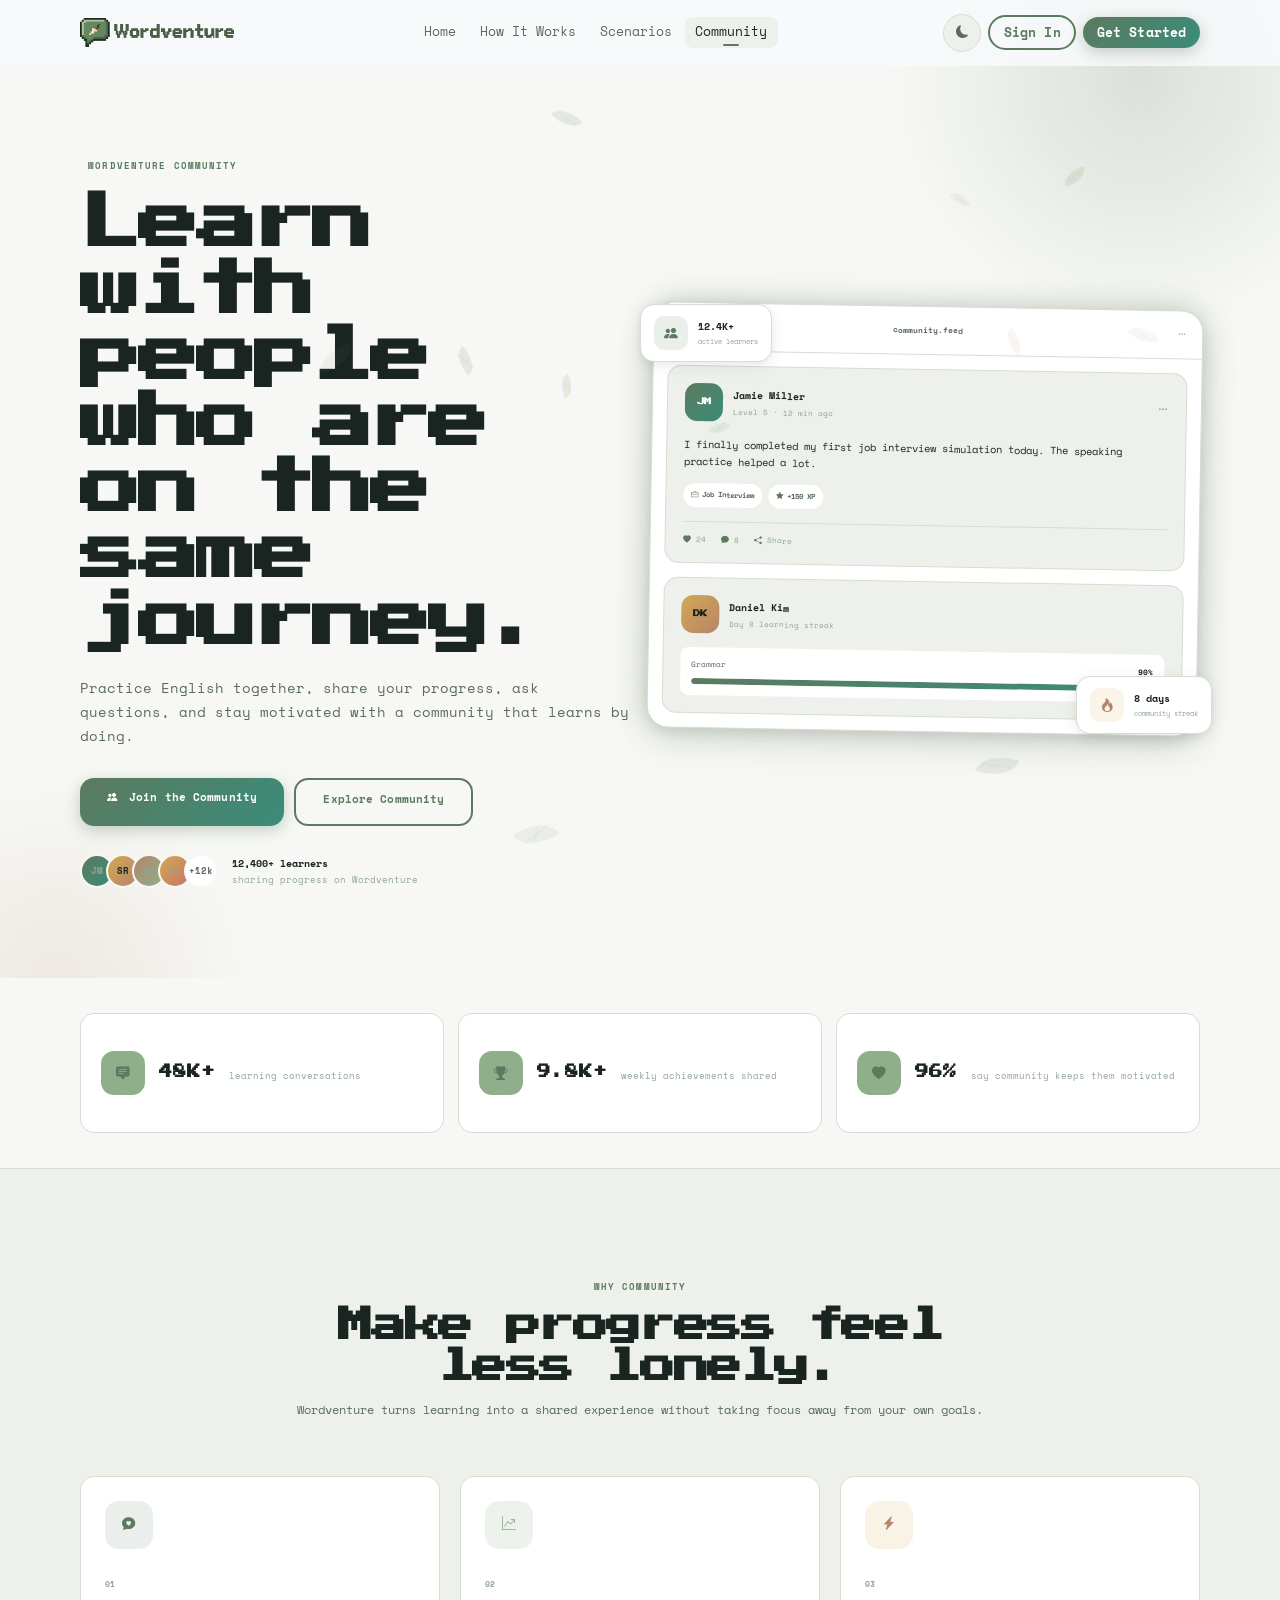
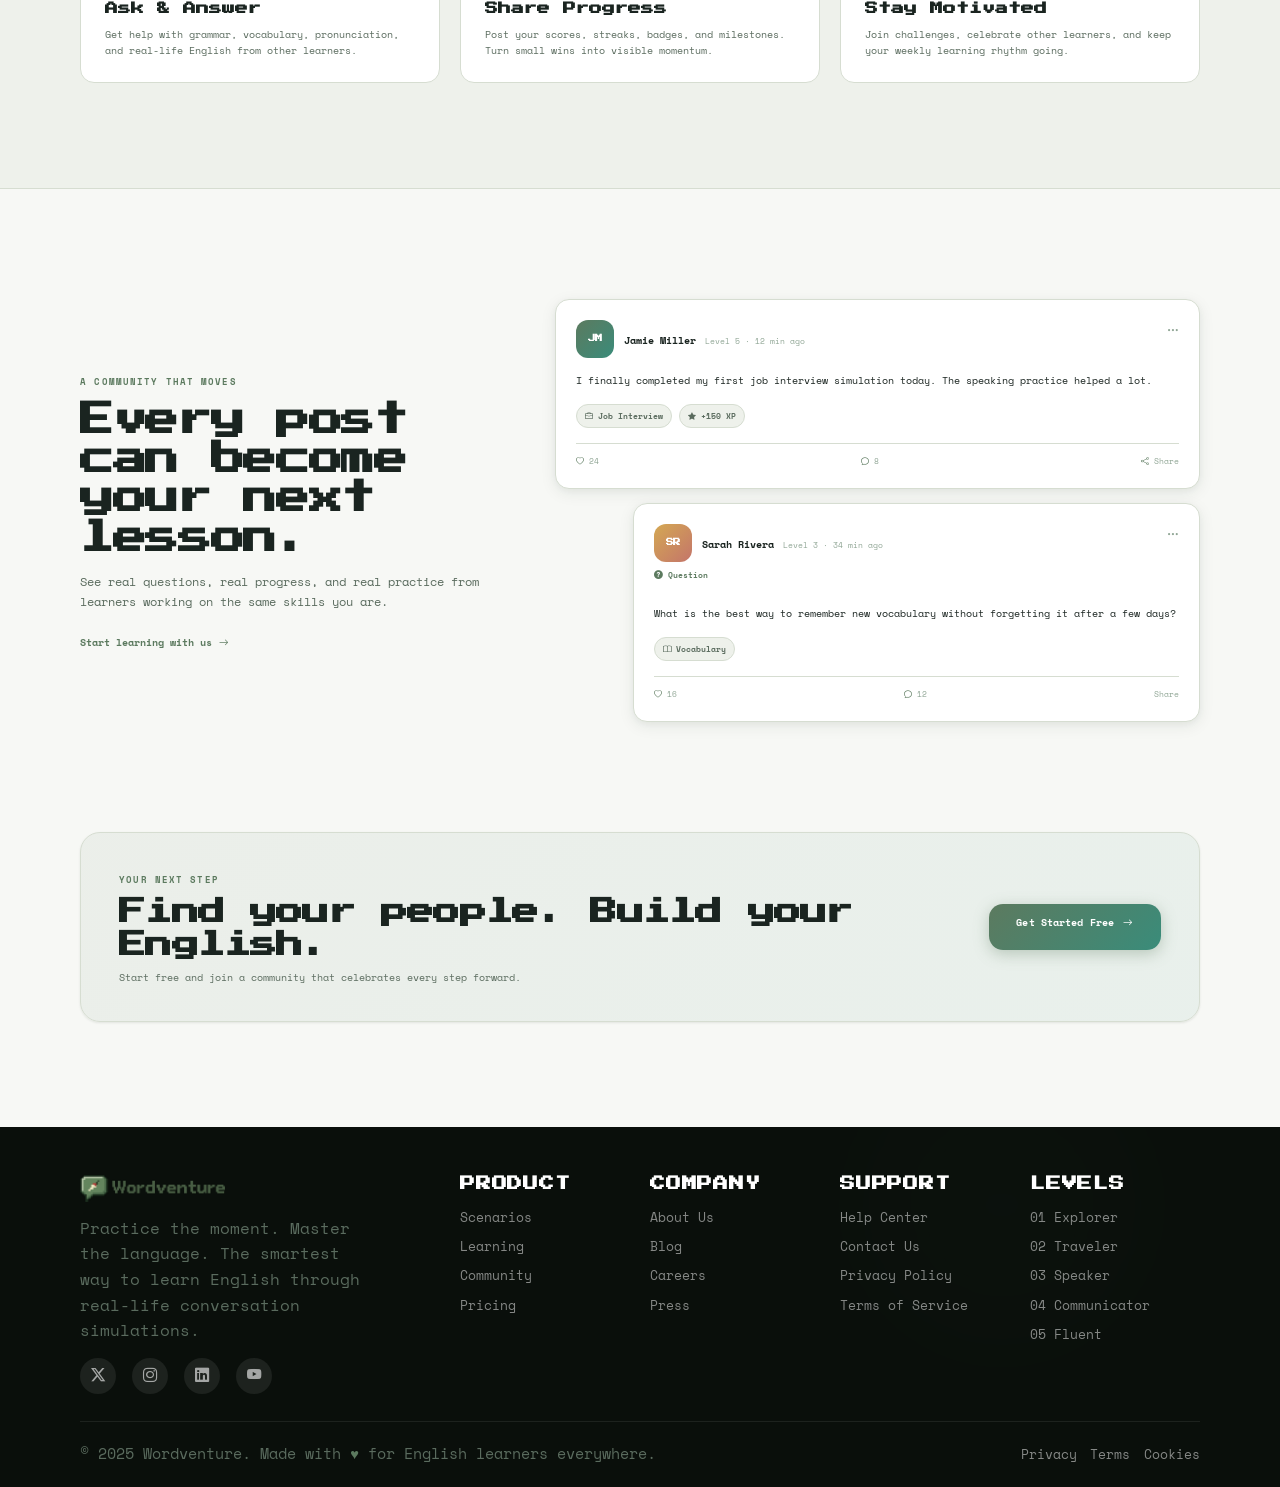
<file: community-landing.html>
<!DOCTYPE html>
<html lang="en" data-theme="light">
<head>
    <meta charset="UTF-8" />
    <meta name="viewport" content="width=device-width, initial-scale=1.0" />
    <meta name="description" content="Join the Wordventure community. Practice English, share progress, and learn with people who are on the same journey." />
    <title>Community | Wordventure</title>
  <link rel="icon" type="image/png" href="assets/wordventure_logo.png">

    <link rel="preconnect" href="https://fonts.googleapis.com" />
    <link rel="preconnect" href="https://fonts.gstatic.com" crossorigin />
    <link href="https://fonts.googleapis.com/css2?family=Press+Start+2P&family=Space+Mono:ital,wght@0,400;0,700;1,400;1,700&display=swap" rel="stylesheet" />

    <link href="https://cdn.jsdelivr.net/npm/bootstrap@5.3.3/dist/css/bootstrap.min.css" rel="stylesheet" />
    <link href="https://cdn.jsdelivr.net/npm/bootstrap-icons@1.11.3/font/bootstrap-icons.css" rel="stylesheet" />

    <link rel="stylesheet" href="css/global.css" />
    <link rel="stylesheet" href="css/community-landing.css" />

    <style id="Wordventure-typography-consistency">
        body,
        body * {
            font-family: var(--font-body);
        }

        h1,
        h2,
        h3,
        h4,
        h5,
        h6,
        .navbar-brand,
        .brand,
        .logo,
        .display-font {
            font-family: var(--font-heading);
        }
    </style>
</head>
<body class="community-landing-page">

    <nav id="mainNav" class="navbar navbar-expand-lg fixed-top">
        <div class="container">
            <a class="navbar-brand" href="index.html">
                <img class="wv-wordmark" src="assets/wordventure.png" alt="Wordventure">
            </a>

            <div class="d-flex align-items-center gap-2 d-lg-none">
                <button
                    class="btn-theme"
                    data-theme-toggle
                    data-theme-icon
                    type="button"
                    aria-label="Toggle theme"
                >
                    <i class="bi bi-moon-fill"></i>
                </button>

                <button
                    class="navbar-toggler"
                    type="button"
                    data-bs-toggle="offcanvas"
                    data-bs-target="#mobileNav"
                    aria-controls="mobileNav"
                    aria-label="Open menu"
                >
                    <i class="bi bi-list" style="font-size:1.69rem;"></i>
                </button>
            </div>

            <div class="collapse navbar-collapse">
                <ul class="navbar-nav mx-auto gap-1">
                    <li class="nav-item">
                        <a class="nav-link" href="index.html">Home</a>
                    </li>
                    <li class="nav-item">
                        <a class="nav-link" href="index.html#how-it-works">How It Works</a>
                    </li>
                    <li class="nav-item">
                        <a class="nav-link" href="index.html#scenarios">Scenarios</a>
                    </li>
                    <li class="nav-item">
                        <a class="nav-link active" href="community-landing.html">Community</a>
                    </li>
                </ul>

                <div class="d-flex align-items-center gap-2">
                    <button
                        class="btn-theme"
                        data-theme-toggle
                        data-theme-icon
                        type="button"
                        aria-label="Toggle theme"
                    >
                        <i class="bi bi-moon-fill"></i>
                    </button>
                    <a href="signin.html" class="btn btn-outline-primary btn-sm px-3">Sign In</a>
                    <a href="signup.html" class="btn btn-primary btn-sm px-3">Get Started</a>
                </div>
            </div>
        </div>
    </nav>

    <div class="offcanvas offcanvas-start" tabindex="-1" id="mobileNav">
        <div class="offcanvas-header">
            <a class="navbar-brand" href="index.html">
                <img class="wv-wordmark" src="assets/wordventure.png" alt="Wordventure">
            </a>
            <button type="button" class="btn-close" data-bs-dismiss="offcanvas" aria-label="Close"></button>
        </div>

        <div class="offcanvas-body d-flex flex-column">
            <ul class="navbar-nav flex-column mb-auto">
                <li>
                    <a class="nav-link" href="index.html">
                        <i class="bi bi-house me-2"></i>Home
                    </a>
                </li>
                <li>
                    <a class="nav-link" href="index.html#how-it-works" data-bs-dismiss="offcanvas">
                        <i class="bi bi-play-circle me-2"></i>How It Works
                    </a>
                </li>
                <li>
                    <a class="nav-link" href="index.html#scenarios" data-bs-dismiss="offcanvas">
                        <i class="bi bi-grid me-2"></i>Scenarios
                    </a>
                </li>
                <li>
                    <a class="nav-link active" href="community-landing.html">
                        <i class="bi bi-people me-2"></i>Community
                    </a>
                </li>
            </ul>

            <div class="d-grid gap-2 mt-3 pb-2">
                <a href="signin.html" class="btn btn-outline-primary">Sign In</a>
                <a href="signup.html" class="btn btn-primary">Get Started — Free</a>
            </div>
        </div>
    </div>

    <main>
        <section class="community-hero">
            <div class="community-orb community-orb-primary"></div>
            <div class="community-orb community-orb-secondary"></div>

            <div class="container position-relative">
                <div class="row align-items-center gy-5">
                    <div class="col-lg-6">
                        <div class="community-eyebrow">
                            <span class="pulse-dot"></span>
                            WORDVENTURE COMMUNITY
                        </div>

                        <h1 class="community-hero-title">
                            Learn with people who are on the same journey.
                        </h1>

                        <p class="community-hero-subtitle">
                            Practice English together, share your progress, ask questions, and stay motivated with a community that learns by doing.
                        </p>

                        <div class="community-hero-actions">
                            <a href="signup.html" class="btn btn-primary btn-lg">
                                <i class="bi bi-people-fill me-1"></i>
                                Join the Community
                            </a>
                            <a href="#community-preview" class="btn btn-outline-primary btn-lg">
                                Explore Community
                            </a>
                        </div>

                        <div class="community-proof">
                            <div class="community-avatars">
                                <span>JM</span>
                                <span>SR</span>
                                <span>DK</span>
                                <span>AT</span>
                                <span>+12k</span>
                            </div>
                            <div>
                                <strong>12,400+ learners</strong>
                                <span>sharing progress on Wordventure</span>
                            </div>
                        </div>
                    </div>

                    <div class="col-lg-6">
                        <div class="community-hero-visual">
                            <div class="community-window">
                                <div class="community-window-top">
                                    <div class="window-dots">
                                        <span></span>
                                        <span></span>
                                        <span></span>
                                    </div>
                                    <span>community.feed</span>
                                    <i class="bi bi-three-dots"></i>
                                </div>

                                <div class="community-post-preview featured-post">
                                    <div class="preview-author">
                                        <div class="preview-avatar avatar-purple">JM</div>
                                        <div>
                                            <strong>Jamie Miller</strong>
                                            <span>Level 5 · 12 min ago</span>
                                        </div>
                                        <i class="bi bi-three-dots"></i>
                                    </div>
                                    <p>
                                        I finally completed my first job interview simulation today. The speaking practice helped a lot.
                                    </p>
                                    <div class="preview-tags">
                                        <span><i class="bi bi-briefcase"></i> Job Interview</span>
                                        <span><i class="bi bi-star-fill"></i> +150 XP</span>
                                    </div>
                                    <div class="preview-actions">
                                        <span><i class="bi bi-heart-fill"></i> 24</span>
                                        <span><i class="bi bi-chat-fill"></i> 8</span>
                                        <span><i class="bi bi-share-fill"></i> Share</span>
                                    </div>
                                </div>

                                <div class="community-post-preview compact-post">
                                    <div class="preview-author">
                                        <div class="preview-avatar avatar-green">DK</div>
                                        <div>
                                            <strong>Daniel Kim</strong>
                                            <span>Day 8 learning streak</span>
                                        </div>
                                    </div>
                                    <div class="mini-progress">
                                        <div>
                                            <span>Grammar</span>
                                            <strong>90%</strong>
                                        </div>
                                        <div class="mini-progress-track">
                                            <span></span>
                                        </div>
                                    </div>
                                </div>
                            </div>

                            <div class="community-float-card float-learners">
                                <div class="float-icon">
                                    <i class="bi bi-people-fill"></i>
                                </div>
                                <div>
                                    <strong>12.4K+</strong>
                                    <span>active learners</span>
                                </div>
                            </div>

                            <div class="community-float-card float-streak">
                                <div class="float-icon warm">
                                    <i class="bi bi-fire"></i>
                                </div>
                                <div>
                                    <strong>8 days</strong>
                                    <span>community streak</span>
                                </div>
                            </div>
                        </div>
                    </div>
                </div>
            </div>
        </section>

        <section class="community-stats d-flex justify-content-center align-items-center">
            <div class="container">
                <div class="row g-3">
                    <div class="col-md-4">
                        <div class="community-stat-card">
                            <i class="bi bi-chat-square-text-fill"></i>
                            <strong>48K+</strong>
                            <span>learning conversations</span>
                        </div>
                    </div>
                    <div class="col-md-4">
                        <div class="community-stat-card">
                            <i class="bi bi-trophy-fill"></i>
                            <strong>9.8K+</strong>
                            <span>weekly achievements shared</span>
                        </div>
                    </div>
                    <div class="col-md-4">
                        <div class="community-stat-card">
                            <i class="bi bi-heart-fill"></i>
                            <strong>96%</strong>
                            <span>say community keeps them motivated</span>
                        </div>
                    </div>
                </div>
            </div>
        </section>

        <section class="community-features" id="community-preview">
            <div class="container">
                <div class="section-heading text-center">
                    <span class="community-section-label">WHY COMMUNITY</span>
                    <h2>Make progress feel less lonely.</h2>
                    <p>Wordventure turns learning into a shared experience without taking focus away from your own goals.</p>
                </div>

                <div class="row g-4 mt-1">
                    <div class="col-md-4">
                        <article class="community-feature-card">
                            <div class="feature-icon purple">
                                <i class="bi bi-chat-heart-fill"></i>
                            </div>
                            <span>01</span>
                            <h3>Ask & Answer</h3>
                            <p>Get help with grammar, vocabulary, pronunciation, and real-life English from other learners.</p>
                        </article>
                    </div>
                    <div class="col-md-4">
                        <article class="community-feature-card">
                            <div class="feature-icon green">
                                <i class="bi bi-graph-up-arrow"></i>
                            </div>
                            <span>02</span>
                            <h3>Share Progress</h3>
                            <p>Post your scores, streaks, badges, and milestones. Turn small wins into visible momentum.</p>
                        </article>
                    </div>
                    <div class="col-md-4">
                        <article class="community-feature-card">
                            <div class="feature-icon orange">
                                <i class="bi bi-lightning-charge-fill"></i>
                            </div>
                            <span>03</span>
                            <h3>Stay Motivated</h3>
                            <p>Join challenges, celebrate other learners, and keep your weekly learning rhythm going.</p>
                        </article>
                    </div>
                </div>
            </div>
        </section>

        <section class="community-feed-preview">
            <div class="container">
                <div class="row align-items-center gy-5">
                    <div class="col-lg-5">
                        <span class="community-section-label">A COMMUNITY THAT MOVES</span>
                        <h2>Every post can become your next lesson.</h2>
                        <p>
                            See real questions, real progress, and real practice from learners working on the same skills you are.
                        </p>
                        <a href="signup.html" class="community-text-link">
                            Start learning with us
                            <i class="bi bi-arrow-right"></i>
                        </a>
                    </div>

                    <div class="col-lg-7">
                        <div class="community-feed-cards landing-community-preview">
                            <article class="feed-card dashboard-post-preview">
                                <div class="feed-card-top">
                                    <div class="preview-avatar avatar-purple">JM</div>
                                    <div>
                                        <strong>Jamie Miller</strong>
                                        <span>Level 5 · 12 min ago</span>
                                    </div>
                                    <i class="bi bi-three-dots preview-menu"></i>
                                </div>
                                <p>I finally completed my first job interview simulation today. The speaking practice helped a lot.</p>
                                <div class="preview-post-tags">
                                    <span><i class="bi bi-briefcase"></i> Job Interview</span>
                                    <span><i class="bi bi-star-fill"></i> +150 XP</span>
                                </div>
                                <div class="feed-card-footer">
                                    <span><i class="bi bi-heart"></i> 24</span>
                                    <span><i class="bi bi-chat"></i> 8</span>
                                    <span><i class="bi bi-share"></i> Share</span>
                                </div>
                            </article>

                            <article class="feed-card dashboard-post-preview offset-card">
                                <div class="feed-card-top">
                                    <div class="preview-avatar avatar-orange">SR</div>
                                    <div>
                                        <strong>Sarah Rivera</strong>
                                        <span>Level 3 · 34 min ago</span>
                                    </div>
                                    <i class="bi bi-three-dots preview-menu"></i>
                                </div>
                                <div class="preview-question-label">
                                    <i class="bi bi-question-circle-fill"></i>
                                    Question
                                </div>
                                <p>What is the best way to remember new vocabulary without forgetting it after a few days?</p>
                                <div class="preview-post-tags">
                                    <span><i class="bi bi-book"></i> Vocabulary</span>
                                </div>
                                <div class="feed-card-footer">
                                    <span><i class="bi bi-heart"></i> 16</span>
                                    <span><i class="bi bi-chat"></i> 12</span>
                                    <span>Share</span>
                                </div>
                            </article>
                        </div>
                    </div>
                </div>
            </div>
        </section>

        <section class="community-cta">
            <div class="container">
                <div class="community-cta-card">
                    <div>
                        <span class="community-section-label">YOUR NEXT STEP</span>
                        <h2>Find your people. Build your English.</h2>
                        <p>Start free and join a community that celebrates every step forward.</p>
                    </div>
                    <a href="signup.html" class="btn btn-primary btn-lg">
                        Get Started Free
                        <i class="bi bi-arrow-right ms-1"></i>
                    </a>
                </div>
            </div>
        </section>
    </main>

    <footer class="ls-footer">
    <!-- Orb -->
    <div class="ls-orb ls-orb-primary" style="width:300px;height:300px;top:-20%;right:10%;opacity:0.15;"></div>

    <div class="container position-relative">
        <div class="row g-4 mb-4">

        <div class="col-lg-4">
            <div class="footer-brand d-flex align-items-center gap-2 mb-3">
            <img class="wv-wordmark" src="assets/wordventure.png" alt="Wordventure">
            </div>
            <p style="font-size:1.144rem;max-width:280px;">
            Practice the moment. Master the language. The smartest way to learn English through real-life conversation simulations.
            </p>
            <div class="footer-social mt-3">
            <a href="#" aria-label="Twitter"><i class="bi bi-twitter-x"></i></a>
            <a href="#" aria-label="Instagram"><i class="bi bi-instagram"></i></a>
            <a href="#" aria-label="LinkedIn"><i class="bi bi-linkedin"></i></a>
            <a href="#" aria-label="YouTube"><i class="bi bi-youtube"></i></a>
            </div>
        </div>

        <div class="col-6 col-lg-2">
            <h6 class="mb-3" style="font-size:1.105rem;letter-spacing:0.05em;text-transform:uppercase;">Product</h6>
            <a href="#scenarios">Scenarios</a>
            <a href="learning.html">Learning</a>
            <a href="community.html">Community</a>
            <a href="#">Pricing</a>
        </div>

        <div class="col-6 col-lg-2">
            <h6 class="mb-3" style="font-size:1.105rem;letter-spacing:0.05em;text-transform:uppercase;">Company</h6>
            <a href="#">About Us</a>
            <a href="#">Blog</a>
            <a href="#">Careers</a>
            <a href="#">Press</a>
        </div>

        <div class="col-6 col-lg-2">
            <h6 class="mb-3" style="font-size:1.105rem;letter-spacing:0.05em;text-transform:uppercase;">Support</h6>
            <a href="#">Help Center</a>
            <a href="#">Contact Us</a>
            <a href="#">Privacy Policy</a>
            <a href="#">Terms of Service</a>
        </div>

        <div class="col-6 col-lg-2">
            <h6 class="mb-3" style="font-size:1.105rem;letter-spacing:0.05em;text-transform:uppercase;">Levels</h6>
            <a href="#">01 Explorer</a>
            <a href="#">02 Traveler</a>
            <a href="#">03 Speaker</a>
            <a href="#">04 Communicator</a>
            <a href="#">05 Fluent</a>
        </div>

        </div>

        <div class="footer-divider"></div>

        <div class="d-flex flex-wrap justify-content-between align-items-center gap-2">
        <p style="font-size:1.066rem;margin:0;">
            © 2025 Wordventure. Made with <span style="color:var(--primary);">♥</span> for English learners everywhere.
        </p>
        <div class="d-flex align-items-center gap-3" style="font-size:1.066rem;">
            <a href="#" style="display:inline;margin:0;">Privacy</a>
            <a href="#" style="display:inline;margin:0;">Terms</a>
            <a href="#" style="display:inline;margin:0;">Cookies</a>
        </div>
        </div>
    </div>
    </footer>

    <script src="https://cdn.jsdelivr.net/npm/bootstrap@5.3.3/dist/js/bootstrap.bundle.min.js"></script>
    <script src="js/main.js"></script>
</body>
</html>
</file>
<file: css/global.css>
/* ============================================================
 Wordventure — global.css
 Base variables, resets, typography, utilities, dark mode
 ============================================================ */
/* ── Google Fonts are loaded in HTML ── */
/* ── CSS Custom Properties ── */
:root {
    /* ── Brand Colors ── */
    --primary: #5C7A5F;
    /* sage green core */
    --primary-light: #8FAF8A;
    /* sage mist */
    --primary-dark: #3D5440;
    /* deep forest */
    --secondary: #B5856A;
    /* dusty terracotta — earthy warm contrast */
    --accent: #D4A853;
    /* harvest gold */
    --accent-warm: #C4756A;
    /* clay rose */
    /* ── Semantic Colors ── */
    --success: var(--primary-light);
    --info: var(--secondary);
    --warning: var(--accent);
    --danger: var(--accent-warm);
    /* Semantic surface aliases used by interactive pages */
    --surface: var(--bg-card);
    --surface-muted: var(--bg-subtle);
    --border-color: var(--bg-border);
    --success-light: color-mix(in srgb, var(--success) 14%, var(--bg-card));
    --danger-light: color-mix(in srgb, var(--danger) 12%, var(--bg-card));
    --orange: var(--accent);
    --green: var(--primary-light);
    --blue: var(--secondary);
    --purple: var(--primary);
    /* ── Backgrounds ── */
    --bg: #F7F8F5;
    /* off-white with green undertone */
    --bg-card: #FFFFFF;
    --bg-subtle: #EEF1EB;
    /* sage wash */
    --bg-border: #D6DDD1;
    /* soft moss border */
    /* ── Text ── */
    --text-primary: #1A2420;
    /* deep forest ink */
    --text-secondary: #5A6B5E;
    /* muted sage */
    --text-muted: #8FA594;
    /* light sage grey */
    --text-inverse: #FFFFFF;
    /* ── Dark Mode Base ── */
    --dark-bg: #0A0F0B;
    /* near-black with green tint */
    --dark-card: #111C13;
    /* deep forest card */
    --dark-card-2: #1A2B1C;
    /* slightly lighter */
    --dark-border: #1E2E20;
    /* ── Gradients ── */
    --grad-primary: linear-gradient(135deg, #5C7A5F 0%, #3A8C7A 100%);
    /* sage → forest teal */
    --grad-hero: linear-gradient(135deg, #3D5440 0%, #5C7A5F 45%, #3A8C7A 100%);
    /* deep forest → sage → teal */
    --grad-accent: linear-gradient(135deg, #D4A853 0%, #B5856A 100%);
    /* gold → terracotta */
    --grad-card: linear-gradient(135deg, rgba(92, 122, 95, 0.08) 0%, rgba(58, 140, 122, 0.08) 100%);
    /* ── Shadows ── */
    --shadow-sm: 0 1px 3px rgba(30, 50, 35, 0.06), 0 1px 2px rgba(30, 50, 35, 0.04);
    --shadow-md: 0 4px 16px rgba(30, 50, 35, 0.08), 0 2px 6px rgba(30, 50, 35, 0.04);
    --shadow-lg: 0 10px 40px rgba(30, 50, 35, 0.12), 0 4px 12px rgba(30, 50, 35, 0.06);
    --shadow-glow: 0 0 30px rgba(92, 122, 95, 0.28);
    /* sage glow */
    --shadow-glow-c: 0 0 30px rgba(58, 140, 122, 0.22);
    /* teal glow */
    /* ── Typography ── */
    --font-heading: "Press Start 2P";
    --font-body: "Space Mono", monospace;
    /* ── Spacing ── */
    --radius-sm: 8px;
    --radius-md: 14px;
    --radius-lg: 20px;
    --radius-xl: 28px;
    --radius-pill: 999px;
    /* ── Transitions ── */
    --ease-smooth: cubic-bezier(0.4, 0, 0.2, 1);
    --ease-bounce: cubic-bezier(0.34, 1.56, 0.64, 1);
    --t-fast: 150ms var(--ease-smooth);
    --t-base: 250ms var(--ease-smooth);
    --t-slow: 400ms var(--ease-smooth);
    /* ── Z-index Scale ── */
    --z-base: 1;
    --z-card: 10;
    --z-sticky: 100;
    --z-modal: 1000;
    --z-toast: 2000;
}
/* ── Dark Mode Variables ── */
[data-theme="dark"] {
    --bg: #0A0F0B;
    --bg-card: #111C13;
    --bg-subtle: #1A2B1C;
    --bg-border: #1E2E20;
    --text-primary: #E8EDE9;
    /* warm off-white with green tint */
    --text-secondary: #8FA594;
    --text-muted: #4E6352;
    --surface: var(--bg-card);
    --surface-muted: var(--bg-subtle);
    --border-color: var(--bg-border);
    --success-light: color-mix(in srgb, var(--success) 18%, var(--bg-card));
    --danger-light: color-mix(in srgb, var(--danger) 16%, var(--bg-card));
    --shadow-sm: 0 1px 3px rgba(0, 0, 0, 0.3);
    --shadow-md: 0 4px 16px rgba(0, 0, 0, 0.4);
    --shadow-lg: 0 10px 40px rgba(0, 0, 0, 0.5);
    --shadow-glow: 0 0 40px rgba(92, 122, 95, 0.38);
}
/* ── Base Reset ── */
*, *::before, *::after {
    box-sizing: border-box;
    margin: 0;
    padding: 0;
}
html {
    scroll-behavior: smooth;
    font-size: 17.7112px;
    -webkit-text-size-adjust: 100%;
}
body {
    font-family: var(--font-body);
    background-color: var(--bg);
    color: var(--text-primary);
    line-height: 1.6;
    transition: background-color var(--t-slow), color var(--t-base);
    overflow-x: hidden;
    min-height: 100vh;
}
/* ── Typography ── */
h1, h2, h3, h4, h5, h6, em {
    font-family: var(--font-heading);
    font-weight: 700;
    line-height: 1.2;
    color: var(--text-primary);
}
h1 {
    font-size: clamp(1.7711rem, 4.16vw, 2.8798rem);
}
h2 {
    font-size: clamp(1.5007rem, 3.328vw, 2.2173rem);
}
h3 {
    font-size: clamp(1.164rem, 2.6vw, 1.663rem);
}
h4 {
    font-size: clamp(0.9978rem, 2.08vw, 1.2195rem);
}
p {
    color: var(--text-secondary);
    line-height: 1.7;
}
a {
    color: var(--primary);
    text-decoration: none;
    transition: color var(--t-fast);
}
a:hover {
    color: var(--primary-light);
}
img {
    max-width: 100%;
    height: auto;
    display: block;
}
/* ── Bootstrap Overrides ── */
.btn {
    font-family: var(--font-body);
    font-weight: 600;
    border-radius: var(--radius-pill);
    transition: all var(--t-base);
    border: none;
    cursor: pointer;
    letter-spacing: 0.01em;
}
.btn-primary {
    background: var(--grad-primary);
    color: #fff;
    box-shadow: 0 4px 15px color-mix(in srgb, var(--primary) 35%, transparent);
}
.btn-primary:hover, .btn-primary:focus {
    background: var(--grad-primary);
    transform: translateY(-2px);
    box-shadow: 0 8px 25px color-mix(in srgb, var(--primary) 45%, transparent);
    color: #fff;
}
.btn-primary:active {
    transform: translateY(0);
}
.btn-outline-primary {
    border: 2px solid var(--primary);
    color: var(--primary);
    background: transparent;
}
.btn-outline-primary:hover {
    background: var(--primary);
    color: #fff;
    transform: translateY(-2px);
}
.btn-secondary-custom {
    background: color-mix(in srgb, var(--secondary) 10%, transparent);
    color: var(--secondary);
    border: 1.5px solid color-mix(in srgb, var(--secondary) 30%, transparent);
}
.btn-secondary-custom:hover {
    background: var(--secondary);
    color: var(--dark-bg);
    transform: translateY(-2px);
}
.btn-lg {
    padding: 0.85rem 2rem;
    font-size: 1.1086rem;
}
.btn-sm {
    padding: 0.45rem 1.1rem;
    font-size: 0.9424rem;
}
/* ── Card Base ── */
.ls-card {
    background: var(--bg-card);
    border-radius: var(--radius-lg);
    border: 1px solid var(--bg-border);
    box-shadow: var(--shadow-sm);
    transition: box-shadow var(--t-base), transform var(--t-base), border-color var(--t-base);
    overflow: hidden;
}
.ls-card:hover {
    box-shadow: var(--shadow-md);
    transform: translateY(-3px);
    border-color: color-mix(in srgb, var(--primary) 20%, transparent);
}
/* ── Glass Effect ── */
.ls-glass {
    background: rgba(255, 255, 255, 0.08);
    backdrop-filter: blur(16px);
    -webkit-backdrop-filter: blur(16px);
    border: 1px solid rgba(255, 255, 255, 0.12);
}
[data-theme="dark"] .ls-glass {
    background: rgba(255, 255, 255, 0.04);
    border-color: rgba(255, 255, 255, 0.08);
}
/* ── Gradient Text ── */
.text-gradient {
    background: var(--grad-primary);
    -webkit-background-clip: text;
    -webkit-text-fill-color: transparent;
    background-clip: text;
}
.text-gradient-accent {
    background: var(--grad-accent);
    -webkit-background-clip: text;
    -webkit-text-fill-color: transparent;
    background-clip: text;
}
/* ── Badge ── */
.ls-badge {
    display: inline-flex;
    align-items: center;
    gap: 0.35rem;
    padding: 0.3rem 0.75rem;
    border-radius: var(--radius-pill);
    font-size: 0.8653rem;
    font-weight: 600;
    letter-spacing: 0.02em;
}
.ls-badge-primary {
    background: color-mix(in srgb, var(--primary) 12%, transparent);
    color: var(--primary);
    border: 1px solid color-mix(in srgb, var(--primary) 20%, transparent);
}
.ls-badge-secondary {
    background: color-mix(in srgb, var(--secondary) 12%, transparent);
    color: var(--secondary);
    border: 1px solid color-mix(in srgb, var(--secondary) 20%, transparent);
}
.ls-badge-accent {
    background: color-mix(in srgb, var(--primary-light) 12%, transparent);
    color: var(--primary-light);
    border: 1px solid color-mix(in srgb, var(--primary-light) 25%, transparent);
}
[data-theme="dark"] .ls-badge-accent {
    color: var(--accent);
}
/* ── Section Spacing ── */
.ls-section {
    padding: clamp(4rem, 8vw, 6rem) 0;
}
/* ── Divider ── */
.ls-divider {
    height: 1px;
    background: linear-gradient(90deg, transparent, var(--bg-border) 30%, var(--bg-border) 70%, transparent);
    border: none;
    margin: 0;
}
/* ── Glow Orbs (decorative) ── */
.ls-orb {
    position: absolute;
    border-radius: 50%;
    filter: blur(80px);
    pointer-events: none;
    z-index: 0;
}
.ls-orb-primary {
    background: color-mix(in srgb, var(--primary) 18%, transparent);
}
.ls-orb-secondary {
    background: color-mix(in srgb, var(--secondary) 14%, transparent);
}
.ls-orb-accent {
    background: color-mix(in srgb, var(--primary-light) 10%, transparent);
}
/* ── Scroll Reveal ── */
.reveal {
    opacity: 0;
    transform: translateY(24px);
    transition: opacity 0.6s var(--ease-smooth), transform 0.6s var(--ease-smooth);
}
.reveal.revealed {
    opacity: 1;
    transform: translateY(0);
}
.reveal-delay-1 {
    transition-delay: 0.1s;
}
.reveal-delay-2 {
    transition-delay: 0.2s;
}
.reveal-delay-3 {
    transition-delay: 0.3s;
}
.reveal-delay-4 {
    transition-delay: 0.4s;
}
/* ── Page Transition ── */
.page-transition {
    animation: pageFadeIn 0.4s var(--ease-smooth);
}
@keyframes pageFadeIn {
    from {
        opacity: 0;
        transform: translateY(8px);
    }
    to {
        opacity: 1;
        transform: translateY(0);
    }
}
/* ── Navbar ── */
#mainNav {
    background: rgba(248, 250, 252, 0.85);
    backdrop-filter: blur(20px);
    -webkit-backdrop-filter: blur(20px);
    border-bottom: 1px solid transparent;
    transition: all var(--t-base);
    padding: 1rem 0;
    z-index: var(--z-sticky);
}
[data-theme="dark"] #mainNav {
    background: rgba(8, 11, 20, 0.85);
}
#mainNav.scrolled {
    padding: 0.6rem 0;
    border-bottom-color: var(--bg-border);
    box-shadow: var(--shadow-sm);
}
.navbar-brand {
    font-family: var(--font-heading);
    font-weight: 700;
    font-size: 1.1086rem;
    color: var(--text-primary) !important;
    letter-spacing: -0.02em;
    display: flex;
    align-items: center;
    gap: 0.4rem;
}
.brand-dot {
    width: 8px;
    height: 8px;
    border-radius: 50%;
    background: var(--grad-primary);
    display: inline-block;
    flex-shrink: 0;
}
.navbar-nav .nav-link {
    font-size: 0.9978rem;
    font-weight: 500;
    color: var(--text-secondary) !important;
    padding: 0.4rem 0.75rem !important;
    border-radius: var(--radius-sm);
    transition: all var(--t-fast);
    position: relative;
}
.navbar-nav .nav-link:hover, .navbar-nav .nav-link.active {
    color: var(--text-primary) !important;
    background: var(--bg-subtle);
}
[data-theme="dark"] .navbar-nav .nav-link:hover, [data-theme="dark"] .navbar-nav .nav-link.active {
    background: var(--bg-subtle);
}
.navbar-nav .nav-link.active::after {
    content: '';
    position: absolute;
    bottom: 2px;
    left: 50%;
    transform: translateX(-50%);
    width: 16px;
    height: 2px;
    background: var(--primary);
    border-radius: 2px;
}
/* Theme toggle button */
.btn-theme {
    width: 38px;
    height: 38px;
    border-radius: 50%;
    display: flex;
    align-items: center;
    justify-content: center;
    background: var(--bg-subtle);
    border: 1px solid var(--bg-border);
    color: var(--text-secondary);
    cursor: pointer;
    transition: all var(--t-fast);
    flex-shrink: 0;
}
.btn-theme:hover {
    background: var(--primary);
    color: #fff;
    border-color: var(--primary);
    transform: rotate(20deg) scale(1.05);
}
/* Hamburger */
.navbar-toggler {
    border: none;
    background: var(--bg-subtle);
    border-radius: var(--radius-sm);
    padding: 0.45rem 0.6rem;
    color: var(--text-primary);
    transition: all var(--t-fast);
}
.navbar-toggler:focus {
    box-shadow: none;
}
.navbar-toggler:hover {
    background: var(--bg-border);
}
/* Offcanvas */
.offcanvas {
    background: var(--bg-card);
    border-right: 1px solid var(--bg-border);
    max-width: 300px;
}
.offcanvas-header {
    border-bottom: 1px solid var(--bg-border);
    padding: 1.2rem 1.5rem;
}
.offcanvas-body .nav-link {
    font-size: 1.1086rem;
    font-weight: 500;
    color: var(--text-primary);
    padding: 0.75rem 0;
    border-bottom: 1px solid var(--bg-border);
    border-radius: 0;
}
.offcanvas-body .nav-link:last-child {
    border-bottom: none;
}
.offcanvas-body .nav-link:hover {
    color: var(--primary);
}
/* ── Toast ── */
.ls-toast-container {
    position: fixed;
    bottom: 1.5rem;
    right: 1.5rem;
    z-index: var(--z-toast);
    display: flex;
    flex-direction: column;
    gap: 0.75rem;
    pointer-events: none;
}
.ls-toast {
    display: flex;
    align-items: center;
    gap: 0.75rem;
    padding: 0.85rem 1.2rem;
    background: var(--bg-card);
    border: 1px solid var(--bg-border);
    border-radius: var(--radius-md);
    box-shadow: var(--shadow-lg);
    min-width: 280px;
    max-width: 360px;
    pointer-events: all;
    animation: toastSlideIn 0.35s var(--ease-bounce);
}
.ls-toast.hiding {
    animation: toastSlideOut 0.3s var(--ease-smooth) forwards;
}
.ls-toast-icon {
    width: 36px;
    height: 36px;
    border-radius: var(--radius-sm);
    display: flex;
    align-items: center;
    justify-content: center;
    font-size: 1.1086rem;
    flex-shrink: 0;
}
.ls-toast-success .ls-toast-icon {
    background: color-mix(in srgb, var(--primary-light) 15%, transparent);
    color: var(--primary-light);
}
.ls-toast-info .ls-toast-icon {
    background: color-mix(in srgb, var(--primary) 12%, transparent);
    color: var(--primary);
}
.ls-toast-warning .ls-toast-icon {
    background: color-mix(in srgb, var(--accent) 12%, transparent);
    color: var(--accent-warm);
}
.ls-toast-content {
    flex: 1;
}
.ls-toast-title {
    font-family: var(--font-heading);
    font-size: 0.9762rem;
    font-weight: 600;
    color: var(--text-primary);
}
.ls-toast-msg {
    font-size: 0.8869rem;
    color: var(--text-secondary);
    margin-top: 2px;
}
.ls-toast-close {
    background: none;
    border: none;
    color: var(--text-muted);
    cursor: pointer;
    padding: 0.2rem;
    border-radius: 4px;
    line-height: 1;
    transition: color var(--t-fast);
}
.ls-toast-close:hover {
    color: var(--text-primary);
}
@keyframes toastSlideIn {
    from {
        transform: translateX(100%) scale(0.95);
        opacity: 0;
    }
    to {
        transform: translateX(0) scale(1);
        opacity: 1;
    }
}
@keyframes toastSlideOut {
    from {
        transform: translateX(0) scale(1);
        opacity: 1;
    }
    to {
        transform: translateX(100%) scale(0.95);
        opacity: 0;
    }
}
/* ── Progress Bar Override ── */
.progress {
    background: var(--bg-subtle);
    border-radius: var(--radius-pill);
    height: 8px;
}
.progress-bar {
    border-radius: var(--radius-pill);
    background: var(--grad-primary);
}
/* ── Pill tab / chip ── */
.ls-chip {
    display: inline-flex;
    align-items: center;
    gap: 0.3rem;
    padding: 0.3rem 0.8rem;
    border-radius: var(--radius-pill);
    font-size: 0.8869rem;
    font-weight: 500;
    background: var(--bg-subtle);
    color: var(--text-secondary);
    border: 1px solid var(--bg-border);
    transition: all var(--t-fast);
    cursor: pointer;
    white-space: nowrap;
}
.ls-chip:hover, .ls-chip.active {
    background: color-mix(in srgb, var(--primary) 10%, transparent);
    color: var(--primary);
    border-color: color-mix(in srgb, var(--primary) 25%, transparent);
}
/* ── XP Bar ── */
.xp-bar-wrap {
    background: var(--bg-subtle);
    border-radius: var(--radius-pill);
    overflow: hidden;
}
.xp-bar {
    height: 6px;
    border-radius: var(--radius-pill);
    background: var(--grad-primary);
    transition: width 1s var(--ease-smooth);
}
/* ── Utility Classes ── */
.gap-xs {
    gap: 0.35rem;
}
.gap-sm {
    gap: 0.5rem;
}
.gap-md {
    gap: 1rem;
}
.text-primary-color {
    color: var(--primary) !important;
}
.text-secondary-color {
    color: var(--secondary) !important;
}
.text-accent-color {
    color: var(--accent) !important;
}
.text-muted-color {
    color: var(--text-muted) !important;
}
.bg-card {
    background: var(--bg-card) !important;
}
.bg-subtle {
    background: var(--bg-subtle) !important;
}
.border-subtle {
    border-color: var(--bg-border) !important;
}
.rounded-ls {
    border-radius: var(--radius-lg) !important;
}
.rounded-ls-xl {
    border-radius: var(--radius-xl) !important;
}
.overflow-hidden {
    overflow: hidden;
}
/* ── Footer ── */
.ls-footer {
    background: var(--dark-bg);
    color: rgba(255, 255, 255, 0.5);
    padding: 3.5rem 0 1.5rem;
    position: relative;
    overflow: hidden;
}
[data-theme="light"] .ls-footer {
    background: var(--dark-bg);
}
.ls-footer h5, .ls-footer h6 {
    color: #fff;
}
.ls-footer a {
    color: rgba(255, 255, 255, 0.5);
    font-size: 0.9762rem;
    display: block;
    margin-bottom: 0.6rem;
    transition: color var(--t-fast);
}
.ls-footer a:hover {
    color: var(--secondary);
}
.ls-footer .footer-brand {
    font-family: var(--font-heading);
    font-size: 1.4466rem;
    font-weight: 700;
    color: #fff;
}
.ls-footer .footer-divider {
    border-top: 1px solid rgba(255, 255, 255, 0.08);
    margin: 2rem 0 1.5rem;
}
.footer-social a {
    display: inline-flex;
    align-items: center;
    justify-content: center;
    width: 36px;
    height: 36px;
    border-radius: 50%;
    background: rgba(255, 255, 255, 0.08);
    color: rgba(255, 255, 255, 0.6);
    margin-right: 0.5rem;
    font-size: 1.0533rem;
    transition: all var(--t-fast);
    margin-bottom: 0;
}
.footer-social a:hover {
    background: var(--primary);
    color: #fff;
    transform: translateY(-2px);
}
/* ── Responsive ── */
@media (max-width: 576px) {
    .ls-toast-container {
        bottom: 1rem;
        right: 1rem;
        left: 1rem;
    }
    .ls-toast {
        min-width: unset;
        max-width: 100%;
    }
}
.learning-sidebar {
    width: 270px;
    min-width: 270px;
    min-height: 100vh;
    padding: 28px 18px 20px;
    background: var(--bg-card);
    border-right: 1px solid var(--bg-border);
    display: flex;
    flex-direction: column;
    position: sticky;
    top: 0;
    z-index: 1100;
}
.sidebar-top {
    display: flex;
    align-items: center;
    justify-content: space-between;
    padding: 0 10px 24px;
}
.learning-brand {
    display: inline-flex;
    align-items: center;
    gap: 9px;
    color: var(--text-primary);
    font-family: var(--font-heading);
    font-size: 1.379rem;
    font-weight: 800;
    text-decoration: none;
    letter-spacing: -0.04em;
}
.learning-brand:hover {
    color: var(--text-primary);
}
.learning-brand .brand-dot {
    width: 9px;
    height: 9px;
    flex-shrink: 0;
    border-radius: 50%;
    background: var(--grad-primary);
    box-shadow: var(--shadow-glow);
}
.sidebar-user {
    display: flex;
    align-items: center;
    gap: 11px;
    padding: 12px;
    margin-bottom: 22px;
    background: var(--bg-subtle);
    border: 1px solid var(--bg-border);
    border-radius: var(--radius-md);
}
.sidebar-user-copy {
    min-width: 0;
    display: flex;
    flex-direction: column;
}
.sidebar-user-copy strong {
    color: var(--text-primary);
    font-size: 0.9762rem;
    font-weight: 700;
    white-space: nowrap;
    overflow: hidden;
    text-overflow: ellipsis;
}
.sidebar-user-copy span {
    margin-top: 2px;
    color: var(--text-muted);
    font-size: 0.7977rem;
}
.learning-nav {
    display: flex;
    flex-direction: column;
    gap: 4px;
}
.nav-label {
    padding: 0 12px 8px;
    color: var(--text-muted);
    font-size: 1rem;
    font-weight: 700;
    text-transform: uppercase;
    letter-spacing: .11em;
}
.learning-nav-link {
    width: 100%;
    min-height: 46px;
    display: flex;
    align-items: center;
    gap: 11px;
    padding: 0 11px;
    border: 0;
    border-radius: 12px;
    background: transparent;
    color: var(--text-secondary);
    font-family: var(--font-body);
    font-size: 1rem;
    font-weight: 600;
    text-decoration: none;
    text-align: left;
    cursor: pointer;
    transition: all var(--t-fast);
}
.learning-nav-link:hover {
    color: var(--text-primary);
    background: var(--bg-subtle);
    transform: translateX(2px);
}
.learning-nav-link.active {
    color: var(--text-primary);
    background: var(--grad-card);
    box-shadow: inset 3px 0 0 var(--primary);
}
.nav-icon {
    width: 28px;
    display: grid;
    place-items: center;
    color: var(--text-muted);
    font-size: 1.0533rem;
}
.learning-nav-link.active .nav-icon {
    color: var(--primary);
}
.learning-nav-link.nav-button {
    appearance: none;
}
.learning-sidebar-bottom {
    margin-top: auto;
    padding-top: 22px;
}
.sidebar-close {
    width: 36px;
    height: 36px;
    display: grid;
    place-items: center;
    border: 0;
    border-radius: var(--radius-sm);
    background: transparent;
    color: var(--text-secondary);
    cursor: pointer;
}
.sidebar-close:hover {
    background: var(--bg-subtle);
    color: var(--text-primary);
}
.sidebar-backdrop {
    display: none;
    position: fixed;
    inset: 0;
    background: rgba(0, 0, 0, .28);
    backdrop-filter: blur(2px);
    z-index: 1050;
}
.sidebar-backdrop.show {
    display: block;
}
@media (max-width: 991.98px) {
    .learning-sidebar {
        position: fixed;
        left: 0;
        top: 0;
        bottom: 0;
        transform: translateX(-100%);
        box-shadow: 12px 0 40px rgba(0, 0, 0, .12);
        transition: transform .25s ease;
    }
    .learning-sidebar.open {
        transform: translateX(0);
    }
    .learning-shell {
        width: 100%;
    }
}
@media (min-width: 992px) {
    .sidebar-close {
        display: none;
    }
}
/* ─────────────────────────────────────────────
 TYPOGRAPHY SYSTEM
 Matched to index.html / landing.css
 ───────────────────────────────────────────── */
html {
    font-size: 13.624px;
}
body {
    font-family: var(--font-body);
    font-size: 0.9694rem;
    line-height: 1.6;
}
h1, h2, h3, h4 {
    font-family: var(--font-heading);
}
h1 {
    font-size: clamp(1.5548rem, 3.12vw, 2.2714rem);
    line-height: 1.15;
}
h2 {
    font-size: clamp(1.2195rem, 2.288vw, 1.6089rem);
    line-height: 1.2;
}
h3 {
    font-size: clamp(0.9978rem, 1.872vw, 1.164rem);
    line-height: 1.3;
}
h4 {
    font-size: 0.9978rem;
    line-height: 1.35;
}
button, input, select, textarea {
    font-family: var(--font-body);
}
p {
    font-size: 0.9316rem;
    line-height: 1.65;
}
/* Final typography tuning */
body {
    font-size: 1.014rem;
}
h1 {
    font-size: clamp(1.755rem, 3.2vw, 2.275rem);
}
h2 {
    font-size: clamp(1.3rem, 2.4vw, 1.664rem);
}
h3 {
    font-size: clamp(1.066rem, 2vw, 1.3rem);
}
h4 {
    font-size: 0.988rem;
}
.navbar-brand {
    font-size: 1.066rem;
}
.navbar-nav .nav-link {
    font-size: 0.936rem;
}
.offcanvas-body .nav-link {
    font-size: 1.014rem;
}
button, input, select, textarea {
    font-size: 0.936rem;
}


/* ─────────────────────────────────────────────
   BOTANICAL LEAF DECORATIONS
   Viewport-positioned decorations.
   Stays fixed while the page scrolls.
   Never changes document layout.
   ───────────────────────────────────────────── */
.leaf-decoration-layer { position: fixed; inset: 0; width: 100%; height: 100%; pointer-events: none; overflow: hidden; z-index: 20; }
.leaf-decoration-layer .leaf {
    --leaf-size: 30px; --leaf-rotation: 0deg; --leaf-opacity: .16; --leaf-drift-x: 0px; --leaf-drift-y: -8px; --leaf-sway: 8deg; --leaf-scale: 1;
    position: fixed; left: 0; top: 0; display: block; width: var(--leaf-size); height: calc(var(--leaf-size) * .58);
    border-radius: 100% 0 100% 0; background: color-mix(in srgb, var(--primary) 72%, transparent); opacity: var(--leaf-opacity);
    z-index: var(--leaf-z, 20); transform: translate3d(var(--leaf-x,0px),var(--leaf-y,0px),0) rotate(var(--leaf-rotation)) scale(var(--leaf-scale));
    transform-origin: 50% 50%; box-shadow: inset 0 0 0 1px color-mix(in srgb, var(--primary-light) 35%, transparent); will-change: transform;
}
.leaf-decoration-layer .leaf::before { content:""; position:absolute; left:12%; top:48%; width:76%; height:1px; background:color-mix(in srgb,var(--primary-dark) 55%,transparent); transform:rotate(-7deg); }
.leaf-decoration-layer .leaf::after { content:""; position:absolute; left:47%; top:21%; width:1px; height:58%; background:color-mix(in srgb,var(--primary-dark) 38%,transparent); transform:rotate(35deg); }
.leaf-decoration-layer .leaf:nth-child(3n){background:color-mix(in srgb,var(--secondary) 68%,transparent)}
.leaf-decoration-layer .leaf:nth-child(4n){background:color-mix(in srgb,var(--primary-light) 78%,transparent)}
.leaf-decoration-layer .leaf:nth-child(5n){background:color-mix(in srgb,var(--accent) 48%,var(--primary) 52%)}
.leaf-decoration-layer .leaf:nth-child(2n){border-radius:0 100% 0 100%}
.leaf-decoration-layer .leaf.is-floating{animation:leafDrift var(--leaf-duration,9s) ease-in-out infinite;animation-delay:var(--leaf-delay,0s)}
@keyframes leafDrift{0%,100%{transform:translate3d(var(--leaf-x,0px),var(--leaf-y,0px),0) rotate(var(--leaf-rotation)) scale(var(--leaf-scale))}35%{transform:translate3d(calc(var(--leaf-x,0px) + var(--leaf-drift-x)*-.45),calc(var(--leaf-y,0px) + var(--leaf-drift-y)),0) rotate(calc(var(--leaf-rotation) + var(--leaf-sway))) scale(var(--leaf-scale))}70%{transform:translate3d(calc(var(--leaf-x,0px) + var(--leaf-drift-x)),calc(var(--leaf-y,0px) + var(--leaf-drift-y)*-.35),0) rotate(calc(var(--leaf-rotation) - var(--leaf-sway))) scale(var(--leaf-scale))}}
[data-theme="dark"] .leaf-decoration-layer .leaf{--leaf-opacity:.13;box-shadow:inset 0 0 0 1px color-mix(in srgb,var(--primary-light) 22%,transparent)}
@media(max-width:767.98px){.leaf-decoration-layer .leaf{--leaf-size:25px}}
@media(prefers-reduced-motion:reduce){.leaf-decoration-layer .leaf.is-floating{animation:none}}


/* ─────────────────────────────────────────────
   WORDVENTURE IMAGE LOGOS
   ───────────────────────────────────────────── */
.wv-wordmark {
    display: block;
    width: 154px;
    height: auto;
    max-width: 100%;
    object-fit: contain;
    flex-shrink: 0;
}

.navbar-brand .wv-wordmark {
    width: 154px;
}

.learning-brand .wv-wordmark {
    width: 145px;
}

.footer-brand .wv-wordmark {
    width: 145px;
}

@media (max-width: 575px) {
    .navbar-brand .wv-wordmark {
        width: 136px;
    }

    .learning-brand .wv-wordmark {
        width: 132px;
    }

    .footer-brand .wv-wordmark {
        width: 132px;
    }
}
</file>
<file: css/community-landing.css>
/* ============================================================
 Wordventure
 Community Landing Page
 ============================================================ */
.community-landing-page {
    min-height: 100vh;
    overflow-x: hidden;
    background: var(--bg);
    color: var(--text-primary);
}
/* ============================================================
 Hero
 ============================================================ */
.community-hero {
    position: relative;
    min-height: 760px;
    display: flex;
    align-items: center;
    padding: 150px 0 90px;
    overflow: hidden;
}
.community-orb {
    position: absolute;
    border-radius: 50%;
    filter: blur(2px);
    pointer-events: none;
}
.community-orb-primary {
    width: 520px;
    height: 520px;
    top: -180px;
    right: -120px;
    background: radial-gradient(circle, color-mix(in srgb, var(--primary) 18%, transparent), transparent 68%);
}
.community-orb-secondary {
    width: 430px;
    height: 430px;
    bottom: -220px;
    left: -160px;
    background: radial-gradient(circle, color-mix(in srgb, var(--secondary) 13%, transparent), transparent 68%);
}
.community-eyebrow, .community-section-label {
    display: inline-flex;
    align-items: center;
    gap: 8px;
    color: var(--primary);
    font-size: 0.68rem;
    font-weight: 800;
    letter-spacing: 0.12em;
}
.community-eyebrow {
    margin-bottom: 18px;
}
.community-hero-title {
    max-width: 720px;
    margin: 0 0 22px;
    color: var(--text-primary);
    font-family: var(--font-heading);
    font-size: clamp(2.2rem, 5vw, 4.5rem);
    font-weight: 800;
    line-height: 1.08;
    letter-spacing: -0.05em;
}
.community-hero-subtitle {
    max-width: 640px;
    margin: 0;
    color: var(--text-secondary);
    font-size: 1rem;
    line-height: 1.75;
}
.community-hero-actions {
    display: flex;
    flex-wrap: wrap;
    gap: 10px;
    margin-top: 30px;
}
.community-hero-actions .btn {
    min-height: 48px;
    border-radius: var(--radius-md);
    font-size: 0.78rem;
    font-weight: 800;
}
.community-proof {
    display: flex;
    align-items: center;
    gap: 14px;
    margin-top: 28px;
}
.community-avatars {
    display: flex;
    padding-left: 8px;
}
.community-avatars span {
    width: 34px;
    height: 34px;
    margin-left: -8px;
    display: grid;
    place-items: center;
    border: 2px solid var(--bg);
    border-radius: 50%;
    background: var(--grad-primary);
    color: var(--text-inverse);
    font-size: 0.48rem;
    font-weight: 800;
}
.community-avatars span:nth-child(2) {
    background: var(--grad-accent);
    color: var(--text-primary);
}
.community-avatars span:nth-child(3) {
    background: linear-gradient(135deg, var(--secondary), var(--primary-light));
}
.community-avatars span:nth-child(4) {
    background: linear-gradient(135deg, var(--accent), var(--accent-warm));
}
.community-avatars span:last-child {
    background: var(--bg-card);
    color: var(--text-secondary);
}
.community-proof div:last-child {
    display: grid;
    gap: 2px;
}
.community-proof strong {
    color: var(--text-primary);
    font-size: 0.72rem;
}
.community-proof span {
    color: var(--text-muted);
    font-size: 0.64rem;
}
/* ============================================================
 Hero visual
 ============================================================ */
.community-hero-visual {
    position: relative;
    min-height: 500px;
    display: flex;
    align-items: center;
    justify-content: center;
}
.community-window {
    width: min(100%, 560px);
    padding: 0;
    overflow: hidden;
    background: var(--bg-card);
    border: 1px solid var(--bg-border);
    border-radius: 22px;
    box-shadow: var(--shadow-lg), var(--shadow-glow);
    transform: rotate(1deg);
}
.community-window-top {
    height: 48px;
    padding: 0 16px;
    display: grid;
    grid-template-columns: 1fr auto 1fr;
    align-items: center;
    border-bottom: 1px solid var(--bg-border);
    color: var(--text-muted);
    font-size: 0.58rem;
}
.community-window-top > span {
    color: var(--text-secondary);
    font-weight: 700;
}
.community-window-top > i {
    justify-self: end;
}
.window-dots {
    display: flex;
    gap: 5px;
}
.window-dots span {
    width: 7px;
    height: 7px;
    border-radius: 50%;
    background: var(--bg-border);
}
.community-post-preview {
    margin: 14px;
    padding: 17px;
    background: var(--bg-subtle);
    border: 1px solid var(--bg-border);
    border-radius: var(--radius-md);
}
.preview-author {
    display: flex;
    align-items: center;
    gap: 10px;
}
.preview-author > div:nth-child(2) {
    min-width: 0;
    flex: 1;
    display: grid;
    gap: 2px;
}
.preview-author strong {
    color: var(--text-primary);
    font-size: 0.72rem;
}
.preview-author span {
    color: var(--text-muted);
    font-size: 0.56rem;
}
.preview-author > i {
    color: var(--text-muted);
    font-size: 0.72rem;
}
.preview-avatar {
    width: 38px;
    height: 38px;
    flex: 0 0 auto;
    display: grid;
    place-items: center;
    border-radius: 12px;
    color: var(--text-inverse);
    font-family: var(--font-heading);
    font-size: 0.55rem;
    font-weight: 800;
}
.avatar-purple {
    background: var(--grad-primary);
}
.avatar-green {
    background: var(--grad-accent);
    color: var(--text-primary);
}
.avatar-orange {
    background: linear-gradient(135deg, var(--accent), var(--accent-warm));
}
.avatar-blue {
    background: linear-gradient(135deg, var(--secondary), var(--primary));
}
.featured-post > p {
    margin: 15px 0 13px;
    color: var(--text-primary);
    font-size: 0.76rem;
    line-height: 1.65;
}
.preview-tags {
    display: flex;
    flex-wrap: wrap;
    gap: 6px;
}
.preview-tags span {
    padding: 6px 8px;
    border-radius: var(--radius-pill);
    background: var(--bg-card);
    color: var(--text-secondary);
    font-size: 0.54rem;
    font-weight: 700;
}
.preview-tags i {
    color: var(--primary);
}
.preview-actions {
    display: flex;
    gap: 15px;
    margin-top: 14px;
    padding-top: 11px;
    border-top: 1px solid var(--bg-border);
    color: var(--text-muted);
    font-size: 0.57rem;
}
.preview-actions i {
    color: var(--primary);
}
.compact-post {
    margin-top: 0;
}
.mini-progress {
    margin-top: 14px;
    padding: 11px;
    background: var(--bg-card);
    border-radius: var(--radius-sm);
}
.mini-progress > div:first-child {
    display: flex;
    justify-content: space-between;
    color: var(--text-secondary);
    font-size: 0.57rem;
}
.mini-progress strong {
    color: var(--text-primary);
}
.mini-progress-track {
    height: 6px;
    margin-top: 7px;
    overflow: hidden;
    background: var(--bg-border);
    border-radius: var(--radius-pill);
}
.mini-progress-track span {
    display: block;
    width: 90%;
    height: 100%;
    background: var(--grad-primary);
    border-radius: inherit;
}
.community-float-card {
    position: absolute;
    display: flex;
    align-items: center;
    gap: 10px;
    padding: 11px 13px;
    background: var(--bg-card);
    border: 1px solid var(--bg-border);
    border-radius: var(--radius-md);
    box-shadow: var(--shadow-md);
}
.float-learners {
    top: 35px;
    left: -10px;
}
.float-streak {
    right: -12px;
    bottom: 35px;
}
.float-icon {
    width: 34px;
    height: 34px;
    display: grid;
    place-items: center;
    border-radius: 10px;
    background: color-mix(in srgb, var(--primary) 12%, transparent);
    color: var(--primary);
}
.float-icon.warm {
    background: color-mix(in srgb, var(--accent) 13%, transparent);
    color: var(--secondary);
}
.community-float-card strong, .community-float-card span {
    display: block;
}
.community-float-card strong {
    color: var(--text-primary);
    font-size: 0.7rem;
}
.community-float-card span {
    margin-top: 2px;
    color: var(--text-muted);
    font-size: 0.55rem;
}
/* ============================================================
 Stats
 ============================================================ */
.community-stats {
    padding: 35px;
    background-color: var(--grad-card);
}
.community-stat-card {
    min-height: 120px;
    padding: 20px;
    display: flex;
    align-items: center;
    gap: 14px;
    background: var(--bg-card);
    border: 1px solid var(--bg-border);
    border-radius: var(--radius-md);
}
.community-stat-card > i {
    width: 44px;
    height: 44px;
    display: grid;
    place-items: center;
    flex: 0 0 auto;
    border-radius: 13px;
    background: var(--primary-light);
    color: var(--primary);
    font-size: 1rem;
}
.community-stat-card strong, .community-stat-card span {
    display: block;
}
.community-stat-card strong {
    color: var(--text-primary);
    font-family: var(--font-heading);
    font-size: 1rem;
}
.community-stat-card span {
    margin-top: 4px;
    color: var(--text-muted);
    font-size: 0.63rem;
}
/* ============================================================
 Feature section
 ============================================================ */
.community-features {
    padding: 105px 0;
    background: var(--bg-subtle);
    border-top: 1px solid var(--bg-border);
    border-bottom: 1px solid var(--bg-border);
}
.section-heading {
    max-width: 690px;
    margin: 0 auto 35px;
}
.section-heading h2 {
    margin: 10px 0 12px;
    color: var(--text-primary);
    font-family: var(--font-heading);
    font-size: clamp(1.7rem, 3.3vw, 2.6rem);
    line-height: 1.15;
    letter-spacing: -0.04em;
}
.section-heading p {
    margin: 0;
    color: var(--text-secondary);
    font-size: 0.88rem;
    line-height: 1.7;
}
.community-feature-card {
    height: 100%;
    padding: 24px;
    background: var(--bg-card);
    border: 1px solid var(--bg-border);
    border-radius: var(--radius-md);
    transition: transform var(--t-fast), box-shadow var(--t-fast);
}
.community-feature-card:hover {
    transform: translateY(-4px);
    box-shadow: var(--shadow-md);
}
.feature-icon {
    width: 48px;
    height: 48px;
    margin-bottom: 22px;
    display: grid;
    place-items: center;
    border-radius: 14px;
    font-size: 1rem;
}
.feature-icon.purple {
    background: color-mix(in srgb, var(--primary) 12%, transparent);
    color: var(--primary);
}
.feature-icon.green {
    background: color-mix(in srgb, var(--primary-light) 16%, transparent);
    color: var(--primary-light);
}
.feature-icon.orange {
    background: color-mix(in srgb, var(--accent) 14%, transparent);
    color: var(--secondary);
}
.community-feature-card > span {
    color: var(--text-muted);
    font-size: 0.58rem;
    font-weight: 800;
}
.community-feature-card h3 {
    margin: 8px 0 8px;
    color: var(--text-primary);
    font-family: var(--font-heading);
    font-size: 0.95rem;
}
.community-feature-card p {
    margin: 0;
    color: var(--text-secondary);
    font-size: 0.7rem;
    line-height: 1.7;
}
/* ============================================================
 Feed preview
 ============================================================ */
.community-feed-preview {
    padding: 110px 0;
}
.community-feed-preview h2 {
    max-width: 500px;
    margin: 10px 0 14px;
    color: var(--text-primary);
    font-family: var(--font-heading);
    font-size: clamp(1.7rem, 3.2vw, 2.5rem);
    line-height: 1.15;
    letter-spacing: -0.04em;
}
.community-feed-preview > .container > .row > .col-lg-5 > p {
    max-width: 500px;
    margin: 0;
    color: var(--text-secondary);
    font-size: 0.86rem;
    line-height: 1.75;
}
.community-text-link {
    display: inline-flex;
    align-items: center;
    gap: 7px;
    margin-top: 22px;
    color: var(--primary);
    text-decoration: none;
    font-size: 0.72rem;
    font-weight: 800;
}
.community-text-link:hover {
    color: var(--text-primary);
}
.community-feed-cards {
    display: grid;
    gap: 14px;
}
.feed-card {
    padding: 20px;
    background: var(--bg-card);
    border: 1px solid var(--bg-border);
    border-radius: var(--radius-md);
    box-shadow: var(--shadow-sm);
}
.offset-card {
    width: 88%;
    margin-left: auto;
}
.feed-card-top {
    display: flex;
    align-items: center;
    gap: 10px;
}
.feed-card-top > div:last-child {
    display: grid;
    gap: 2px;
}
.feed-card-top strong {
    color: var(--text-primary);
    font-size: 0.7rem;
}
.feed-card-top span {
    color: var(--text-muted);
    font-size: 0.56rem;
}
.feed-card p {
    margin: 14px 0;
    color: var(--text-primary);
    font-size: 0.76rem;
    line-height: 1.7;
}
.feed-card-footer {
    display: flex;
    justify-content: space-between;
    gap: 10px;
    padding-top: 11px;
    border-top: 1px solid var(--bg-border);
    color: var(--text-muted);
    font-size: 0.57rem;
}
.feed-card-footer i {
    color: var(--primary);
}
/* ============================================================
 CTA and footer
 ============================================================ */
.community-cta {
    padding: 0 0 105px;
}
.community-cta-card {
    padding: 34px 38px;
    display: flex;
    align-items: center;
    justify-content: space-between;
    gap: 25px;
    background: var(--grad-card);
    border: 1px solid var(--bg-border);
    border-radius: var(--radius-lg);
    box-shadow: var(--shadow-sm);
}
.community-cta-card h2 {
    margin: 8px 0;
    color: var(--text-primary);
    font-family: var(--font-heading);
    font-size: clamp(1.25rem, 2.6vw, 2rem);
    letter-spacing: -0.03em;
}
.community-cta-card p {
    margin: 0;
    color: var(--text-secondary);
    font-size: 0.75rem;
}
.community-cta-card .btn {
    flex: 0 0 auto;
    min-height: 46px;
    border-radius: var(--radius-md);
    font-size: 0.72rem;
    font-weight: 800;
}
.community-footer {
    padding: 25px 0;
    border-top: 1px solid var(--bg-border);
}
.community-footer-inner {
    display: flex;
    align-items: center;
    justify-content: space-between;
    gap: 20px;
    color: var(--text-muted);
    font-size: 0.6rem;
}
.community-footer .navbar-brand {
    color: var(--text-primary);
    text-decoration: none;
    font-size: 0.78rem;
}
.community-footer a:last-child {
    color: var(--text-secondary);
    text-decoration: none;
    font-weight: 700;
}
.community-footer a:last-child:hover {
    color: var(--primary);
}
/* ============================================================
 Responsive
 ============================================================ */
@media (max-width: 991.98px) {
    .community-hero {
        min-height: auto;
        padding-top: 130px;
    }
    .community-hero-visual {
        min-height: 470px;
    }
}
@media (max-width: 767.98px) {
    .community-hero {
        padding: 120px 0 65px;
    }
    .community-hero-title {
        font-size: clamp(2rem, 10vw, 3rem);
    }
    .community-hero-actions {
        flex-direction: column;
    }
    .community-hero-actions .btn {
        width: 100%;
    }
    .community-hero-visual {
        min-height: 420px;
    }
    .float-learners {
        top: 10px;
        left: -4px;
    }
    .float-streak {
        right: -4px;
        bottom: 15px;
    }
    .community-stats, .community-features, .community-feed-preview {
        padding-bottom: 70px;
    }
    .community-features, .community-feed-preview {
        padding-top: 75px;
    }
    .community-cta {
        padding-bottom: 70px;
    }
    .community-cta-card {
        align-items: flex-start;
        flex-direction: column;
        padding: 26px;
    }
    .community-cta-card .btn {
        width: 100%;
    }
    .offset-card {
        width: 100%;
    }
}
@media (max-width: 520px) {
    .community-hero-visual {
        min-height: 365px;
    }
    .community-window {
        transform: none;
    }
    .community-float-card {
        display: none;
    }
    .community-proof {
        align-items: flex-start;
    }
    .community-proof span {
        max-width: 150px;
    }
    .community-footer-inner {
        align-items: flex-start;
        flex-direction: column;
    }
}
/* Dashboard community feed preview */
.landing-community-preview {
    position: relative;
}
.dashboard-post-preview {
    text-align: left;
    box-shadow: var(--shadow-md);
}
.dashboard-post-preview .feed-card-top {
    position: relative;
    padding-right: 24px;
}
.preview-menu {
    position: absolute;
    top: 2px;
    right: 0;
    color: var(--text-muted);
    font-size: 0.85rem;
}
.preview-post-tags {
    display: flex;
    flex-wrap: wrap;
    gap: 7px;
    margin-top: 12px;
}
.preview-post-tags span {
    display: inline-flex;
    align-items: center;
    gap: 5px;
    padding: 5px 8px;
    color: var(--text-secondary);
    background: var(--bg-subtle);
    border: 1px solid var(--bg-border);
    border-radius: var(--radius-pill);
    font-size: 0.58rem;
    font-weight: 700;
}
.preview-question-label {
    display: inline-flex;
    align-items: center;
    gap: 6px;
    margin: 2px 0 9px;
    color: var(--primary);
    font-size: 0.62rem;
    font-weight: 700;
}
.dashboard-post-preview .feed-card-footer {
    margin-top: 15px;
}
@media (max-width: 991.98px) {
    .landing-community-preview {
        max-width: 680px;
        margin-inline: auto;
    }
}
</file>
